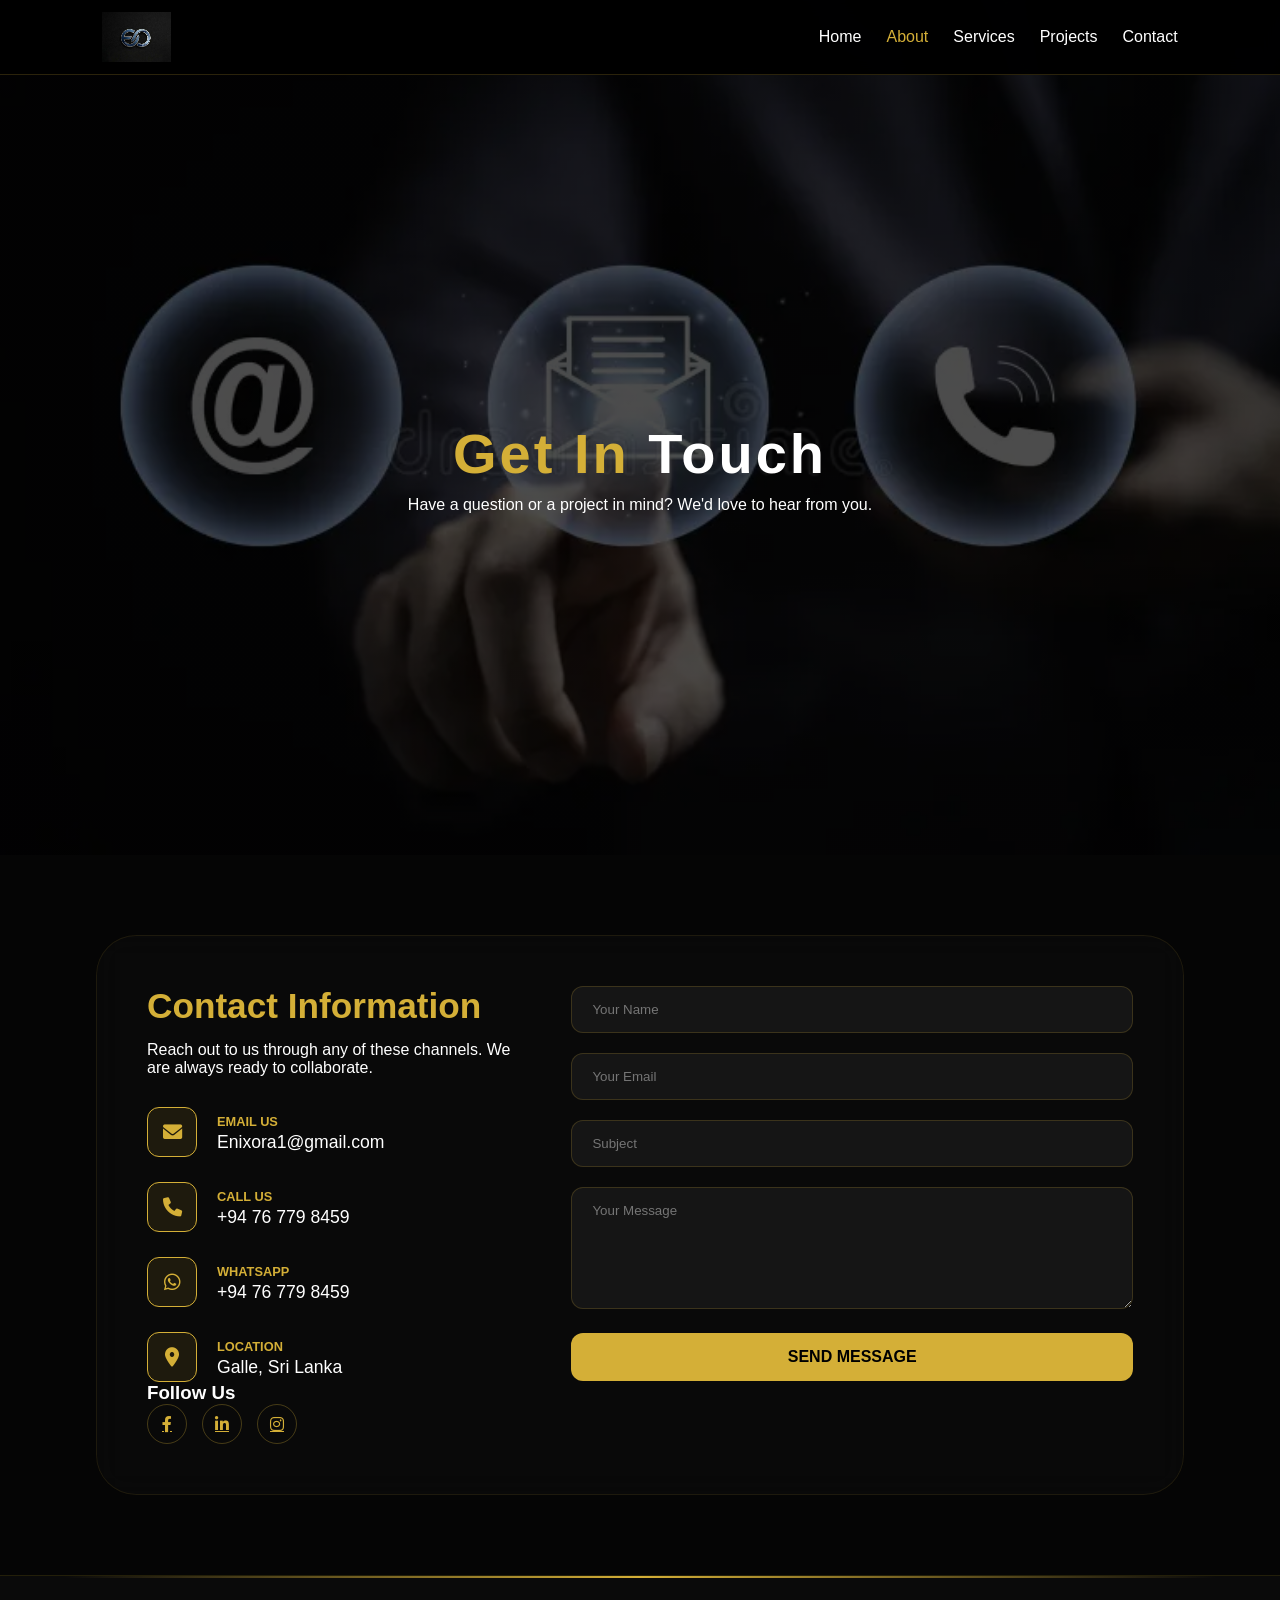
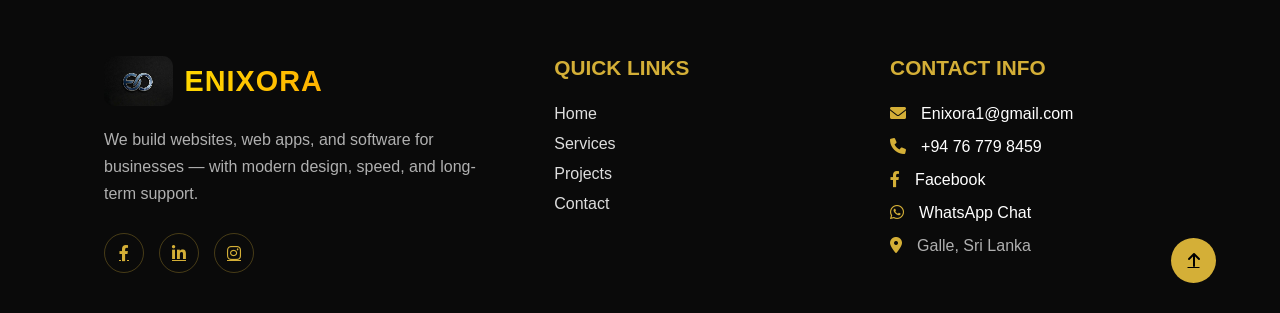
<file: pages/contact.html>
<!DOCTYPE html>
<html lang="en">
<head>
    <meta charset="UTF-8">
    <meta name="viewport" content="width=device-width, initial-scale=1.0">
    <title>Contact Us | ENIXORA</title>
    <link rel="stylesheet" href="/css/contact.css"> 
    <link rel="stylesheet" href="https://cdnjs.cloudflare.com/ajax/libs/font-awesome/6.0.0/css/all.min.css">
</head>
<body>

<nav class="navbar">
    <div class="logo">
        <img src="/images/logo.jpeg" class="nav-logo" alt="ENIXORA">
    </div>
        <div class="hamburger" onclick="toggleMenu()">
            <span></span>
            <span></span>
            <span></span>
        </div>
        <ul class="nav-links">
            <li><a href="/pages/index.html">Home</a></li>
            <li><a href="/pages/about.html" class="active">About</a></li> 
            <li><a href="/pages/service.html">Services</a></li>
            <li><a href="/pages/project.html">Projects</a></li>
            <li><a href="/pages/contact.html">Contact</a></li>
        </ul>
    </nav>

<section class="project-hero">
    <div class="hero-overlay"></div>
    <div class="hero-caption">
        <h1 class="gold-text">Get In <span class="white-text">Touch</span></h1>
        <p>Have a question or a project in mind? We'd love to hear from you.</p>
    </div>
</section>

<section class="contact-main container">
    <div class="contact-wrapper">
        
        <div class="contact-info-side">
            <h2 class="gold-text">Contact Information</h2>
            <p>Reach out to us through any of these channels. We are always ready to collaborate.</p>
            
            <div class="info-details">
                <div class="info-item">
                    <i class="fas fa-envelope"></i>
                    <div>
                        <span>Email Us</span>
                        <p>Enixora1@gmail.com</p>
                    </div>
                </div>
                <div class="info-item">
                    <i class="fas fa-phone"></i>
                    <div>
                        <span>Call Us</span>
                        <p>+94 76 779 8459</p>
                    </div>
                </div>
                <div class="info-item">
                    <i class="fab fa-whatsapp"></i>
                    <div>
                        <span>WhatsApp</span>
                        <p>+94 76 779 8459</p>
                    </div>
                </div>
                <div class="info-item">
                    <i class="fas fa-map-marker-alt"></i>
                    <div>
                        <span>Location</span>
                        <p>Galle, Sri Lanka</p>
                    </div>
                </div>
            </div>

            <div class="social-box">
                <h3>Follow Us</h3>
                <div class="social-icons">
                    <a href="#https://www.facebook.com/share/1KfGqTX2EG/?mibextid=wwXIfr"><i class="fab fa-facebook-f"></i></a>
                    <a href="#"><i class="fab fa-linkedin-in"></i></a>
                    <a href="#"><i class="fab fa-instagram"></i></a>
                </div>
            </div>
        </div>

        <div class="contact-form-side">
            <form action="#" class="contact-form">
                <div class="input-group">
                    <input type="text" placeholder="Your Name" required>
                </div>
                <div class="input-group">
                    <input type="email" placeholder="Your Email" required>
                </div>
                <div class="input-group">
                    <input type="text" placeholder="Subject">
                </div>
                <div class="input-group">
                    <textarea placeholder="Your Message" rows="6" required></textarea>
                </div>
                <button type="submit" class="cta-btn">Send Message</button>
            </form>
        </div>

    </div>
</section>

<footer class="main-footer" id="contact">

    <div class="footer-grid">

        <!-- COLUMN 1 -->
        <div class="footer-col about-col">

            <div class="footer-logo">
                <img src="/images/logo.jpeg" alt="ENIXORA">
                <span class="logo-text">ENIXORA</span>
            </div>

            <p class="about-desc">
                We build websites, web apps, and software for businesses — with modern design, speed, and long-term support.
            </p>

            <div class="social-icons">
                <a href="#https://www.facebook.com/share/1KfGqTX2EG/?mibextid=wwXIfr"><i class="fab fa-facebook-f"></i></a>
                <a href="#"><i class="fab fa-linkedin-in"></i></a>
                <a href="#"><i class="fab fa-instagram"></i></a>
            </div>

        </div>

        <!-- COLUMN 2 -->
        <div class="footer-col">
            <h3>Quick Links</h3>

            <ul class="footer-links">
                <li><a href="/pages/index.html">Home</a></li>
                <li><a href="/pages/service.html">Services</a></li>
                <li><a href="/pages/project.html">Projects</a></li>
                <li><a href="/pages/contact.html">Contact</a></li>
            </ul>
        </div>

        <!-- COLUMN 3 -->
        <div class="footer-col">
            <h3>Contact Info</h3>

            <ul class="contact-details">

                <li>
                    <i class="fas fa-envelope red-icon"></i>
                    <a href="mailto:Enixora1@gmail.com">Enixora1@gmail.com</a>
                </li>

                <li>
                    <i class="fas fa-phone red-icon"></i>
                    <a href="tel:+94767798459">+94 76 779 8459</a>
                </li>
                <li>
                    <i class="fab fa-facebook-f"></i>
                    <a href="https://www.facebook.com/share/1KfGqTX2EG/?mibextid=wwXIfr">Facebook</a>
                </li>

                <li>
                    <i class="fab fa-whatsapp red-icon"></i>
                    <a href="https://wa.me/94767798459">WhatsApp Chat</a>
                </li>

                <li>
                    <i class="fas fa-map-marker-alt red-icon"></i>
                    <span>Galle, Sri Lanka</span>
                </li>

            </ul>
        </div>

    </div>

    <!-- Back to Top -->
    <a href="#" class="back-to-top">
        <i class="fas fa-arrow-up"></i>
    </a>

</footer>
  <script src="/js/script.js"></script>
</body>
</html>
</file>
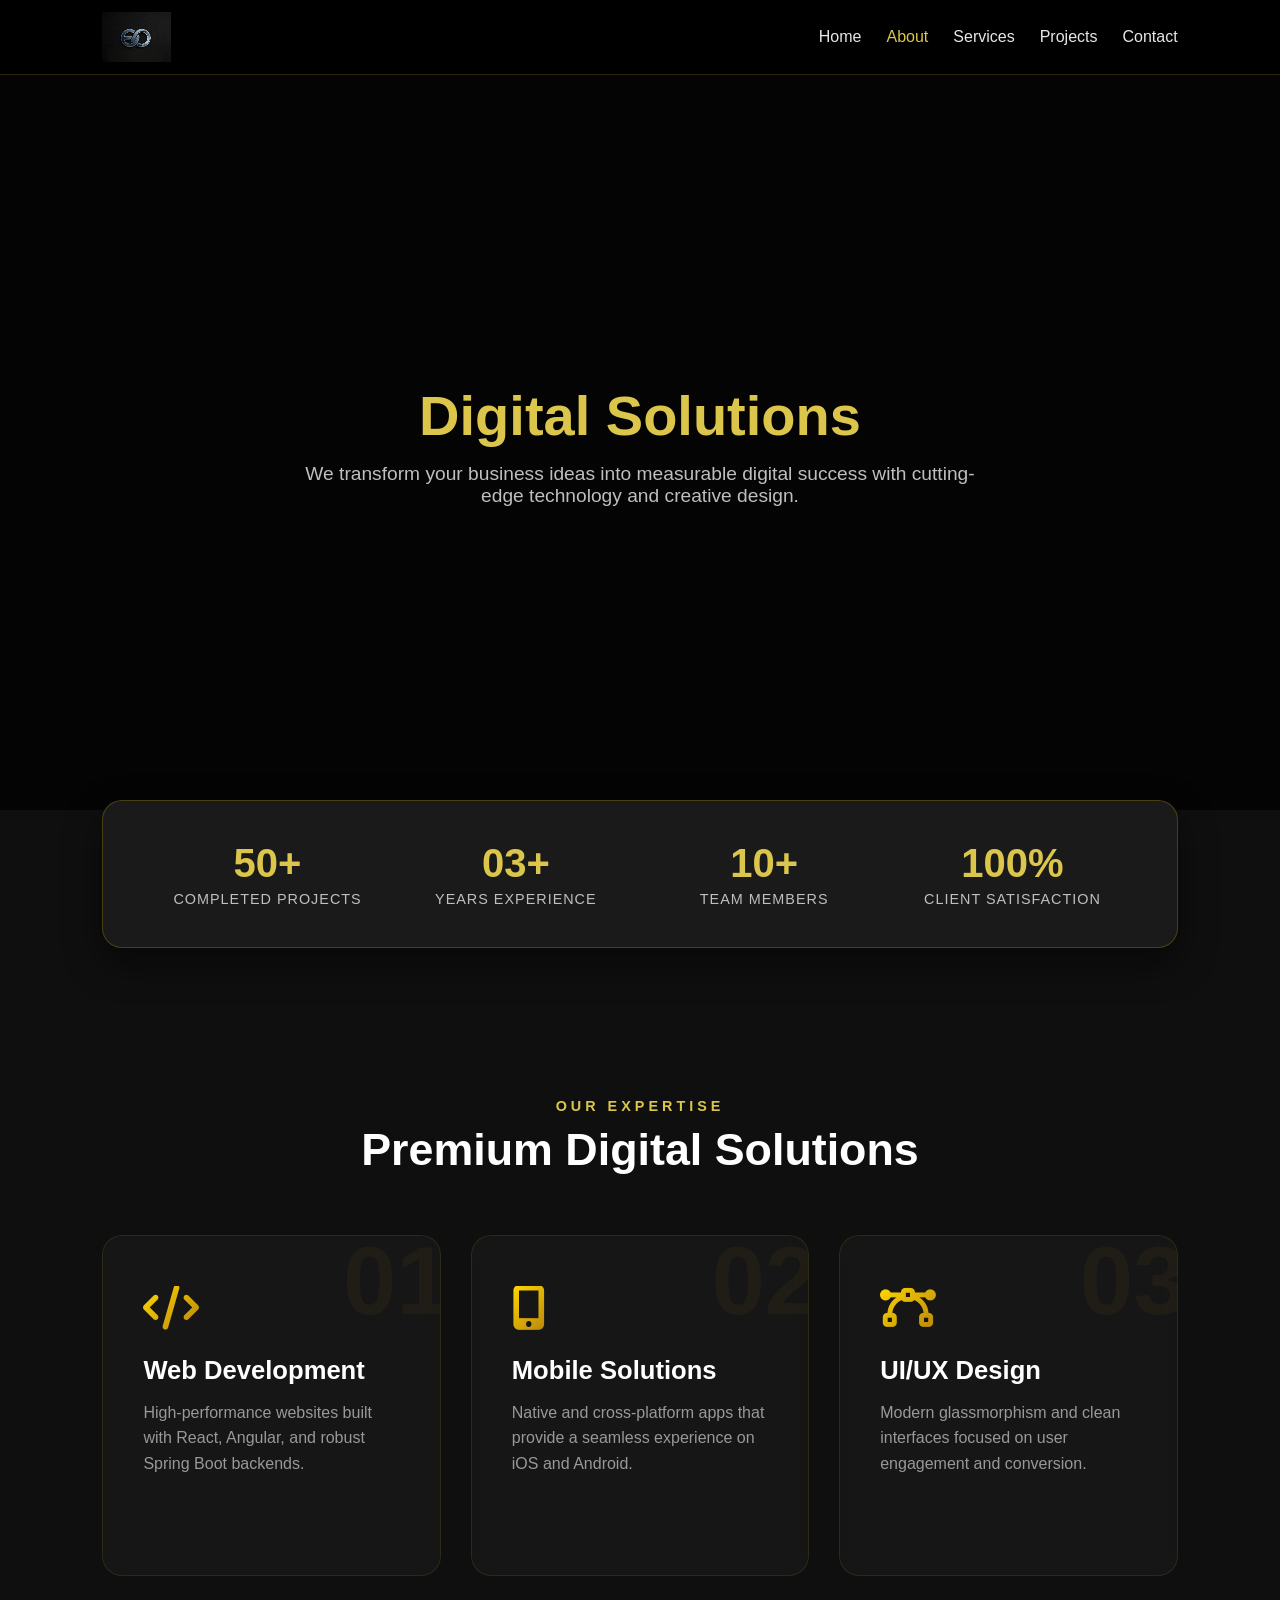
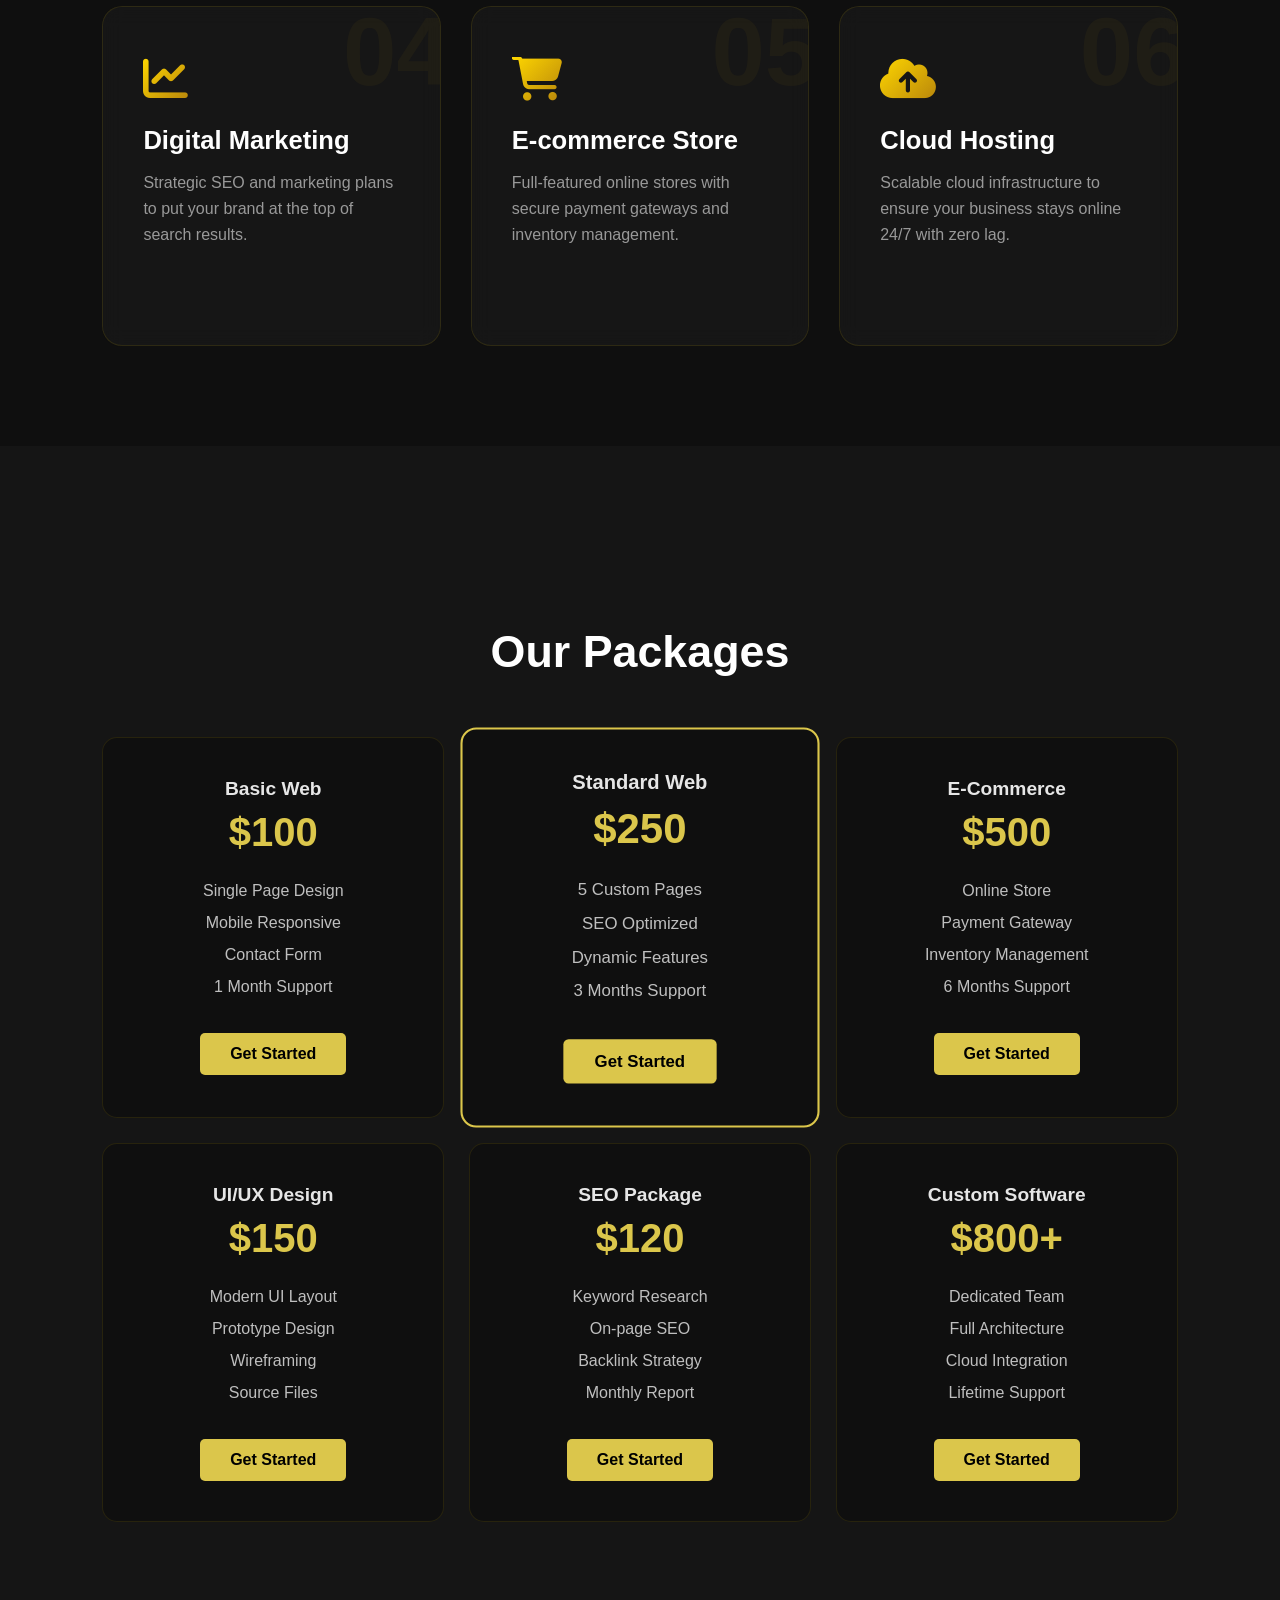
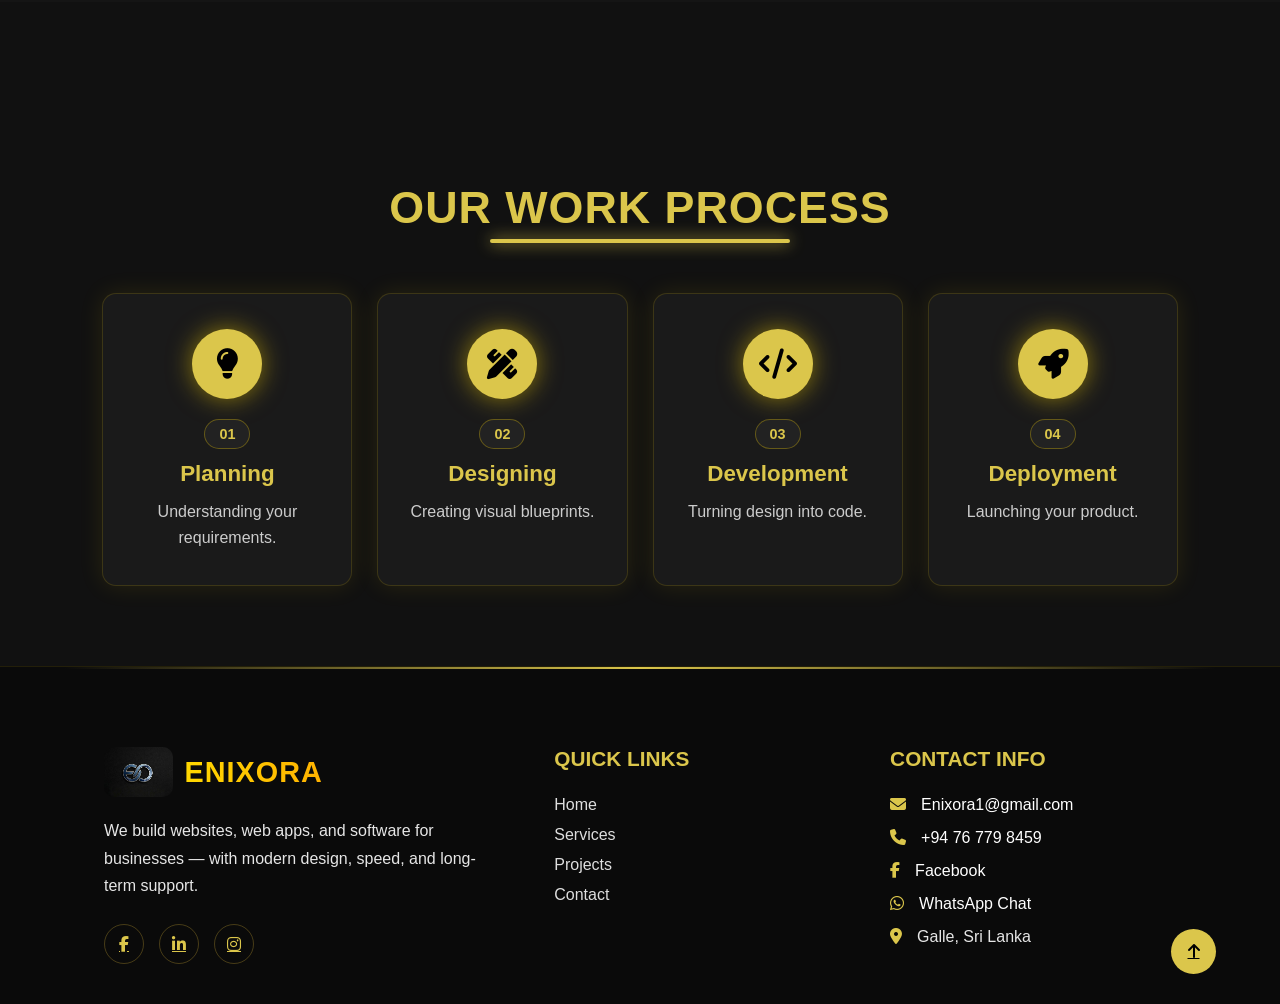
<file: pages/service.html>
<!DOCTYPE html>
<html lang="en">
<head>
    <meta charset="UTF-8">
    <meta name="viewport" content="width=device-width, initial-scale=1.0">
    <title>Services - ENIXORA</title>
        <link rel="stylesheet" href="/css/service.css">
       

    <link rel="stylesheet" href="https://cdnjs.cloudflare.com/ajax/libs/font-awesome/6.4.0/css/all.min.css">
    
</head>
<body>
<nav class="navbar">
    <div class="logo">
        <img src="/images/logo.jpeg" class="nav-logo" alt="ENIXORA">
    </div>
        <div class="hamburger" onclick="toggleMenu()">
            <span></span>
            <span></span>
            <span></span>
        </div>
        <ul class="nav-links">
            <li><a href="/pages/index.html">Home</a></li>
            <li><a href="/pages/about.html" class="active">About</a></li> 
            <li><a href="/pages/service.html">Services</a></li>
            <li><a href="/pages/project.html">Projects</a></li>
            <li><a href="/pages/contact.html">Contact</a></li>
        </ul>
    </nav>

    <header class="service-hero">
        <h1>Digital Solutions</h1>
        <p>We transform your business ideas into measurable digital success with cutting-edge technology and creative design.</p>
    </header>

    <section class="stats-section">
        <div class="stats-container">
            <div class="stat-item">
                <h2>50+</h2>
                <p>Completed Projects</p>
            </div>
            <div class="stat-item">
                <h2>03+</h2>
                <p>Years Experience</p>
            </div>
            <div class="stat-item">
                <h2>10+</h2>
                <p>Team Members</p>
            </div>
            <div class="stat-item">
                <h2>100%</h2>
                <p>Client Satisfaction</p>
            </div>
        </div>
    </section>

   <section class="services-section">
    <div class="section-title">
        <span>OUR EXPERTISE</span>
        <h2>Premium Digital Solutions</h2>
    </div>

    <div class="grid-container">
        <div class="service-card">
            <div class="card-number">01</div>
            <i class="fas fa-code"></i>
            <h3>Web Development</h3>
            <p>High-performance websites built with React, Angular, and robust Spring Boot backends.</p>
            <div class="card-arrow">→</div>
        </div>

        <div class="service-card">
            <div class="card-number">02</div>
            <i class="fas fa-mobile-alt"></i>
            <h3>Mobile Solutions</h3>
            <p>Native and cross-platform apps that provide a seamless experience on iOS and Android.</p>
            <div class="card-arrow">→</div>
        </div>

        <div class="service-card">
            <div class="card-number">03</div>
            <i class="fas fa-bezier-curve"></i>
            <h3>UI/UX Design</h3>
            <p>Modern glassmorphism and clean interfaces focused on user engagement and conversion.</p>
            <div class="card-arrow">→</div>
        </div>

        <div class="service-card">
            <div class="card-number">04</div>
            <i class="fas fa-chart-line"></i>
            <h3>Digital Marketing</h3>
            <p>Strategic SEO and marketing plans to put your brand at the top of search results.</p>
            <div class="card-arrow">→</div>
        </div>

        <div class="service-card">
            <div class="card-number">05</div>
            <i class="fas fa-shopping-cart"></i>
            <h3>E-commerce Store</h3>
            <p>Full-featured online stores with secure payment gateways and inventory management.</p>
            <div class="card-arrow">→</div>
        </div>

        <div class="service-card">
            <div class="card-number">06</div>
            <i class="fas fa-cloud-upload-alt"></i>
            <h3>Cloud Hosting</h3>
            <p>Scalable cloud infrastructure to ensure your business stays online 24/7 with zero lag.</p>
            <div class="card-arrow">→</div>
        </div>
    </div>
</section>

    <section class="pricing-section">
        <div class="section-title">
            <h2>Our Packages</h2>
        </div>
        <div class="pricing-grid">
            <div class="price-card">
                <h4>Basic Web</h4>
                <div class="cost">$100</div>
                <ul>
                    <li>Single Page Design</li>
                    <li>Mobile Responsive</li>
                    <li>Contact Form</li>
                    <li>1 Month Support</li>
                </ul>
                <a href="#" class="price-btn">Get Started</a>
            </div>
            <div class="price-card featured">
                <h4>Standard Web</h4>
                <div class="cost">$250</div>
                <ul>
                    <li>5 Custom Pages</li>
                    <li>SEO Optimized</li>
                    <li>Dynamic Features</li>
                    <li>3 Months Support</li>
                </ul>
                <a href="#" class="price-btn">Get Started</a>
            </div>
            <div class="price-card">
                <h4>E-Commerce</h4>
                <div class="cost">$500</div>
                <ul>
                    <li>Online Store</li>
                    <li>Payment Gateway</li>
                    <li>Inventory Management</li>
                    <li>6 Months Support</li>
                </ul>
                <a href="#" class="price-btn">Get Started</a>
            </div>
            <div class="price-card">
                <h4>UI/UX Design</h4>
                <div class="cost">$150</div>
                <ul>
                    <li>Modern UI Layout</li>
                    <li>Prototype Design</li>
                    <li>Wireframing</li>
                    <li>Source Files</li>
                </ul>
                <a href="#" class="price-btn">Get Started</a>
            </div>
            <div class="price-card">
                <h4>SEO Package</h4>
                <div class="cost">$120</div>
                <ul>
                    <li>Keyword Research</li>
                    <li>On-page SEO</li>
                    <li>Backlink Strategy</li>
                    <li>Monthly Report</li>
                </ul>
                <a href="#" class="price-btn">Get Started</a>
            </div>
            <div class="price-card">
                <h4>Custom Software</h4>
                <div class="cost">$800+</div>
                <ul>
                    <li>Dedicated Team</li>
                    <li>Full Architecture</li>
                    <li>Cloud Integration</li>
                    <li>Lifetime Support</li>
                </ul>
                <a href="#" class="price-btn">Get Started</a>
            </div>
        </div>
    </section>

   <section class="process-section">
    <div class="section-title">
        <h2>Our Work Process</h2>
    </div>

    <div class="process-steps">

        <div class="step">
            <div class="step-icon"><i class="fas fa-lightbulb"></i></div>
            <div class="step-badge">01</div>
            <h3>Planning</h3>
            <p>Understanding your requirements.</p>
        </div>

        <div class="step">
            <div class="step-icon"><i class="fas fa-pencil-ruler"></i></div>
            <div class="step-badge">02</div>
            <h3>Designing</h3>
            <p>Creating visual blueprints.</p>
        </div>

        <div class="step">
            <div class="step-icon"><i class="fas fa-code"></i></div>
            <div class="step-badge">03</div>
            <h3>Development</h3>
            <p>Turning design into code.</p>
        </div>

        <div class="step">
            <div class="step-icon"><i class="fas fa-rocket"></i></div>
            <div class="step-badge">04</div>
            <h3>Deployment</h3>
            <p>Launching your product.</p>
        </div>

    </div>
</section>

    <footer class="main-footer" id="contact">

    <div class="footer-grid">

        <!-- COLUMN 1 -->
        <div class="footer-col about-col">

            <div class="footer-logo">
                <img src="/images/logo.jpeg" alt="ENIXORA">
                <span class="logo-text">ENIXORA</span>
            </div>

            <p class="about-desc">
                We build websites, web apps, and software for businesses — with modern design, speed, and long-term support.
            </p>

            <div class="social-icons">
                <a href="#https://www.facebook.com/share/1KfGqTX2EG/?mibextid=wwXIfr"><i class="fab fa-facebook-f"></i></a>
                <a href="#"><i class="fab fa-linkedin-in"></i></a>
                <a href="#"><i class="fab fa-instagram"></i></a>
            </div>

        </div>

        <!-- COLUMN 2 -->
        <div class="footer-col">
            <h3>Quick Links</h3>

            <ul class="footer-links">
                <li><a href="/pages/index.html">Home</a></li>
                <li><a href="/pages/service.html">Services</a></li>
                <li><a href="/pages/project.html">Projects</a></li>
                <li><a href="/pages/contact.html">Contact</a></li>
            </ul>
        </div>

        <!-- COLUMN 3 -->
        <div class="footer-col">
            <h3>Contact Info</h3>

            <ul class="contact-details">

                <li>
                    <i class="fas fa-envelope red-icon"></i>
                    <a href="mailto:Enixora1@gmail.com">Enixora1@gmail.com</a>
                </li>

                <li>
                    <i class="fas fa-phone red-icon"></i>
                    <a href="tel:+94767798459">+94 76 779 8459</a>
                </li>
                <li>
                    <i class="fab fa-facebook-f"></i>
                    <a href="https://www.facebook.com/share/1KfGqTX2EG/?mibextid=wwXIfr">Facebook</a>
                </li>

                <li>
                    <i class="fab fa-whatsapp red-icon"></i>
                    <a href="https://wa.me/94767798459">WhatsApp Chat</a>
                </li>

                <li>
                    <i class="fas fa-map-marker-alt red-icon"></i>
                    <span>Galle, Sri Lanka</span>
                </li>

            </ul>
        </div>

    </div>

    <!-- Back to Top -->
    <a href="#" class="back-to-top">
        <i class="fas fa-arrow-up"></i>
    </a>

</footer>
  <script src="/js/script.js"></script>
</body>
</html>
</file>
<file: css/contact.css>
/* ===============================
   GLOBAL THEME & RESET
================================*/
:root {
    --bg-black: #050505;
    --card-black: #111111;
    --gold: #d4af37;
    --gold-glow: rgba(212, 175, 55, 0.3);
    --white: #ffffff;
    --light-text: #b0b0b0;
    --transition: 0.4s ease;
}

* {
    margin: 0;
    padding: 0;
    box-sizing: border-box;
    font-family: 'Poppins', sans-serif;
}

body {
    background: var(--bg-black);
    color: var(--white);
    overflow-x: hidden;
}

.container {
    width: 85%;
    max-width: 1200px;
    margin: auto;
}

.gold-text { color: var(--gold); }
.white-text { color: var(--white); }

/* ===============================
   NAVBAR
================================*/
.navbar {
    display: flex;
    justify-content: space-between;
    align-items: center;
    padding: 12px 8%;
    background: rgba(0, 0, 0, 0.95); /* පොඩ්ඩක් තද කළු පාටක් */
    position: fixed;
    width: 100%;
    top: 0;
    z-index: 1000;
    border-bottom: 1px solid rgba(212, 175, 55, 0.2);
    backdrop-filter: blur(10px);
}

.nav-logo { height: 50px; }

.logo-text {
    font-size: 1.6rem;
    color: var(--gold);
    font-weight: 700;
}

.nav-links { list-style: none; display: flex; gap: 25px; }

.nav-links a {
    text-decoration: none;
    color: var(--white); /* මෙතනට 'var(--white)' හෝ '#ffffff' දෙන්න */
    font-size: 1rem;
    gap: 20px;
    font-weight: 500;
    text-transform: capitalize;
    transition: 0.3s ease;
}

.nav-links a:hover, .nav-links .active { color: var(--gold) !important;}

.logo {
    display: flex;
    align-items: center;
    gap: 12px;
}

.logo-text {
    font-size: 1.6rem;
    color: var(--gold);
    font-weight: 800;
    letter-spacing: 1px;
}

.hamburger {
    display: none;
    flex-direction: column;
    cursor: pointer;
}

.hamburger span {
    height: 3px;
    width: 28px;
    background: var(--gold);
    margin: 4px 0;
    transition: 0.4s;
}
.hamburger.open span:nth-child(1) {
    transform: rotate(45deg) translate(5px, 5px);
}

.hamburger.open span:nth-child(2) {
    opacity: 0; /* මැද ඉර අයින් කරනවා */
}

.hamburger.open span:nth-child(3) {
    transform: rotate(-45deg) translate(7px, -7px);
}

/* Mobile Navigation Menu */
@media (max-width: 850px) {
    .nav-links {
        position: fixed;
        top: 0;
        right: -100%;
        height: 100vh;
        width: 250px;
        background: rgba(15, 15, 15, 0.98);
        backdrop-filter: blur(8px);
        display: flex;
        flex-direction: column;
        padding-top: 100px;
        padding-left: 30px;
        gap: 25px;
        transition: 0.4s ease;
        border-left: 1px solid rgba(212, 175, 55, 0.2);
    }

    .nav-links.active { right: 0 !important;}
    .hamburger { display: flex; }
    .nav-links li a {
        font-size: 1.2rem;
        color: var(--gold);
    }
}
/* ===============================
   HERO SECTION
================================*/
.project-hero {
    height: 95vh;
    background: linear-gradient(rgba(0,0,0,0.7), rgba(0,0,0,0.7)), url('/images/contact2.webp') center/cover;
    display: flex;
    justify-content: center;
    align-items: center;
    text-align: center;
    padding-top: 80px;
}

.hero-caption h1 {
    font-size: 3.5rem;
    letter-spacing: 3px;
    margin-bottom: 10px;
}

/* ===============================
   CONTACT SECTION
================================*/
.contact-main {
    padding: 80px 0;
}

.contact-wrapper {
    display: grid;
    grid-template-columns: 1fr 1.5fr;
    gap: 50px;
    background: rgba(255, 255, 255, 0.02);
    padding: 50px;
    border-radius: 40px;
    border: 1px solid rgba(212, 175, 55, 0.1);
    backdrop-filter: blur(15px);
}

.contact-info-side h2 { font-size: 2.2rem; margin-bottom: 15px; }
.info-details { display: flex; flex-direction: column; gap: 25px; margin-top: 30px; }

.info-item { display: flex; align-items: center; gap: 20px; }
.info-item i {
    width: 50px; height: 50px;
    background: rgba(212, 175, 55, 0.1);
    border: 1px solid var(--gold);
    color: var(--gold);
    display: flex; align-items: center; justify-content: center;
    border-radius: 12px; font-size: 1.2rem;
}

.info-item span { color: var(--gold); font-size: 0.8rem; font-weight: 700; text-transform: uppercase; }
.info-item p { font-size: 1.1rem; color: #fff; margin-top: 2px; }

/* Contact Form Side */
.contact-form { display: flex; flex-direction: column; gap: 20px; }
.input-group input, .input-group textarea {
    width: 100%; padding: 15px 20px;
    background: rgba(255, 255, 255, 0.05);
    border: 1px solid rgba(212, 175, 55, 0.2);
    border-radius: 12px; color: #fff;
    outline: none; transition: var(--transition);
}

.input-group input:focus, .input-group textarea:focus {
    border-color: var(--gold);
    box-shadow: 0 0 15px rgba(212, 175, 55, 0.1);
}

.cta-btn {
    background: var(--gold);
    color: #000;
    padding: 15px;
    border: none;
    border-radius: 12px;
    font-weight: 700;
    font-size: 1rem;
    cursor: pointer;
    transition: var(--transition);
    text-transform: uppercase;
}

.cta-btn:hover {
    background: #fff;
    transform: translateY(-3px);
}

/* ===============================
   FOOTER
================================*/
.main-footer {
    background: #0a0a0a;
    padding: 80px 0 40px;
    border-top: 1px solid rgba(255, 215, 0, 0.1);
    position: relative;
}

.main-footer::before {
    content: "";
    position: absolute;
    top: 0; left: 50%;
    transform: translateX(-50%);
    width: 90%; height: 2px;
    background: linear-gradient(to right, transparent, var(--gold), transparent);
}

.footer-grid {
    max-width: 1200px;
    margin: auto;
    padding: 0 5%;
    display: grid;
    grid-template-columns: 1.4fr 1fr 1fr;
    gap: 50px;
}

.footer-col h3 {
    font-size: 1.3rem;
    color: var(--gold);
    margin-bottom: 25px;
    text-transform: uppercase;
}

.footer-logo {
    display: flex;
    align-items: center;
    gap: 12px;
    margin-bottom: 20px;
}

.footer-logo img {
    height: 50px;
    border-radius: 10px;
}

.logo-text {
    font-size: 1.8rem;
    font-weight: 800;
    background: linear-gradient(90deg, #ffd700, #ffb200);
    -webkit-background-clip: text;
    color: transparent;
}

.about-desc {
    color: var(--light-text);
    line-height: 1.7;
    margin-bottom: 25px;
}

.social-icons {
    display: flex;
    gap: 15px;
}

.social-icons a {
    width: 40px; height: 40px;
    border-radius: 50%;
    color: var(--gold);
    border: 1px solid rgba(212, 175, 55, 0.3);
    display: flex;
    align-items: center;
    justify-content: center;
    transition: 0.3s;
}

.social-icons a:hover {
    background: var(--gold);
    color: #000;
    transform: translateY(-5px);
}

.footer-links { list-style: none; }
.footer-links li { margin-bottom: 12px; }
.footer-links a {
    color: #dedede;
    text-decoration: none;
    transition: 0.3s;
}
.footer-links a:hover { color: var(--gold); padding-left: 5px; }

.contact-details { list-style: none; }
.contact-details li {
    display: flex;
    gap: 15px;
    margin-bottom: 15px;
    color: var(--light-text);
}
.contact-details i { color: var(--gold); }
.contact-details a { color: #fff; text-decoration: none; }

.back-to-top {
    position: absolute;
    bottom: 30px;
    right: 5%;
    width: 45px; height: 45px;
    background: var(--gold);
    color: #000;
    border-radius: 50%;
    display: flex;
    align-items: center;
    justify-content: center;
    transition: 0.3s;
}

.back-to-top:hover { transform: scale(1.1); box-shadow: 0 0 20px var(--gold); }

/* ===============================
   RESPONSIVE
================================*/
@media (max-width: 992px) {
    .footer-grid { grid-template-columns: 1fr; text-align: center; }
    .footer-logo, .social-icons, .contact-details li { justify-content: center; }
    .hero-caption h1 { font-size: 2.5rem; }
    .project-stats { flex-direction: column; gap: 30px; padding: 40px 0; }
}
</file>
<file: css/service.css>
:root {
            --gold: #dbc64b;
            --dark-bg: #0f0f0f;
            --card-bg: #1a1a1a;
            --light-text: #e6e6e6;
            --gray-text: #bfbfbf;
        }

        * { margin: 0; padding: 0; box-sizing: border-box; font-family: 'Segoe UI', Tahoma, Geneva, Verdana, sans-serif; }
        body { background-color: var(--dark-bg); color: var(--light-text); overflow-x: hidden; }

        /* --- NAVBAR (As provided by you) --- */
       .navbar {
    display: flex;
    justify-content: space-between;
    align-items: center;
    padding: 12px 8%;
    background: rgba(0, 0, 0, 0.95); /* පොඩ්ඩක් තද කළු පාටක් */
    position: fixed;
    width: 100%;
    top: 0;
    z-index: 1000;
    border-bottom: 1px solid rgba(212, 175, 55, 0.2);
    backdrop-filter: blur(10px);
}

.nav-logo { height: 50px; }

.logo-text {
    font-size: 1.6rem;
    color: var(--gold);
    font-weight: 700;
}

.nav-links { list-style: none; display: flex; gap: 25px; }

.nav-links a {
    text-decoration: none;
    color: var(--white); /* මෙතනට 'var(--white)' හෝ '#ffffff' දෙන්න */
    font-size: 1rem;
    gap: 20px;
    font-weight: 500;
    text-transform: capitalize;
    transition: 0.3s ease;
}

.nav-links a:hover, .nav-links .active { color: var(--gold) !important;}

.logo {
    display: flex;
    align-items: center;
    gap: 12px;
}

.logo-text {
    font-size: 1.6rem;
    color: var(--gold);
    font-weight: 800;
    letter-spacing: 1px;
}

.hamburger {
    display: none;
    flex-direction: column;
    cursor: pointer;
}

.hamburger span {
    height: 3px;
    width: 28px;
    background: var(--gold);
    margin: 4px 0;
    transition: 0.4s;
}
.hamburger.open span:nth-child(1) {
    transform: rotate(45deg) translate(5px, 5px);
}

.hamburger.open span:nth-child(2) {
    opacity: 0; /* මැද ඉර අයින් කරනවා */
}

.hamburger.open span:nth-child(3) {
    transform: rotate(-45deg) translate(7px, -7px);
}

/* Mobile Navigation Menu */
@media (max-width: 850px) {
    .nav-links {
        position: fixed;
        top: 0;
        right: -100%;
        height: 100vh;
        width: 250px;
        background: rgba(15, 15, 15, 0.98);
        backdrop-filter: blur(8px);
        display: flex;
        flex-direction: column;
        padding-top: 100px;
        padding-left: 30px;
        gap: 25px;
        transition: 0.4s ease;
        border-left: 1px solid rgba(212, 175, 55, 0.2);
    }

    .nav-links.active { right: 0 !important;}
    .hamburger { display: flex; }
    .nav-links li a {
        font-size: 1.2rem;
        color: var(--gold);
    }
}

        /* --- 1. HERO SECTION --- */
        .service-hero {
            height: 90vh;
            background: linear-gradient(rgba(0,0,0,0.7), rgba(0,0,0,0.7)), 
                        url('https://images.unsplash.com/photo-1451187580459-43490279c0fa?q=80&w=2072') no-repeat center center/cover;
            display: flex; flex-direction: column; justify-content: center; align-items: center;
            text-align: center; padding-top: 80px;
        }
        .service-hero h1 { font-size: 3.5rem; color: var(--gold); margin-bottom: 15px; }
        .service-hero p { max-width: 700px; font-size: 1.2rem; color: var(--gray-text); }

        /* --- 2. STATS CARD SECTION --- */
        .stats-section { padding: 50px 8%; margin-top: -60px; }
        .stats-container {
            background: var(--card-bg);
            display: grid; grid-template-columns: repeat(4, 1fr);
            padding: 40px; border-radius: 20px;
            border: 1px solid rgba(255, 215, 0, 0.2);
            box-shadow: 0 15px 35px rgba(0,0,0,0.5);
            text-align: center;
        }
        .stat-item h2 { color: var(--gold); font-size: 2.5rem; margin-bottom: 5px; }
        .stat-item p { font-size: 0.9rem; text-transform: uppercase; letter-spacing: 1px; color: var(--gray-text); }

        /* --- 3. DIGITAL SOLUTIONS (SERVICES) --- */
       /* --- SECTION TITLE --- */
.section-title {
    text-align: center;
    margin: 100px 0 60px;
}

.section-title span {
    color: var(--gold);
    font-size: 0.9rem;
    letter-spacing: 4px;
    font-weight: 600;
    display: block;
    margin-bottom: 10px;
}

.section-title h2 {
    font-size: 2.8rem;
    color: #fff;
    position: relative;
    display: inline-block;
}

/* --- GRID SYSTEM --- */
.grid-container {
    display: grid;
    grid-template-columns: repeat(auto-fit, minmax(320px, 1fr));
    gap: 30px;
    padding: 0 8% 100px;
}

/* --- PREMIUM SERVICE CARD --- */
.service-card {
    background: rgba(255, 255, 255, 0.03); /* Glass effect background */
    backdrop-filter: blur(10px);
    border: 1px solid rgba(255, 215, 0, 0.1);
    padding: 50px 40px;
    border-radius: 20px;
    position: relative;
    overflow: hidden;
    transition: all 0.5s cubic-bezier(0.23, 1, 0.32, 1);
    cursor: pointer;
}

/* Background number effect */
.card-number {
    position: absolute;
    top: -10px;
    right: -10px;
    font-size: 6rem;
    font-weight: 900;
    color: rgba(255, 215, 0, 0.04); /* Very subtle gold number */
    transition: 0.5s;
}

.service-card i {
    font-size: 2.8rem;
    background: linear-gradient(135deg, #ffd700, #b8860b);
    -webkit-background-clip: text;
    -webkit-text-fill-color: transparent;
    margin-bottom: 25px;
    display: inline-block;
    transition: 0.5s;
}

.service-card h3 {
    font-size: 1.6rem;
    color: #fff;
    margin-bottom: 15px;
    z-index: 2;
}

.service-card p {
    color: #999;
    font-size: 1rem;
    line-height: 1.6;
    margin-bottom: 20px;
    transition: 0.5s;
}

.card-arrow {
    font-size: 1.5rem;
    color: var(--gold);
    opacity: 0;
    transform: translateX(-20px);
    transition: 0.4s;
}

/* --- HOVER EFFECTS --- */
.service-card:hover {
    background: rgba(255, 215, 0, 0.05);
    border-color: rgba(255, 215, 0, 0.4);
    transform: translateY(-10px);
    box-shadow: 0 20px 40px rgba(0, 0, 0, 0.4), 
                inset 0 0 20px rgba(255, 215, 0, 0.05);
}

.service-card:hover i {
    transform: scale(1.1) rotate(-5deg);
}

.service-card:hover .card-number {
    color: rgba(255, 215, 0, 0.08);
    transform: translateY(20px);
}

.service-card:hover p {
    color: #eee;
}

.service-card:hover .card-arrow {
    opacity: 1;
    transform: translateX(0);
}

/* Responsive adjust */
@media (max-width: 768px) {
    .section-title h2 { font-size: 2rem; }
    .grid-container { padding: 0 5% 60px; }
}

        /* --- 4. PRICING PACKAGES --- */
        .pricing-section { background: #151515; padding: 80px 8%; }
        .pricing-grid { display: grid; grid-template-columns: repeat(3, 1fr); gap: 25px; }
        .price-card {
            background: var(--dark-bg); padding: 40px; border-radius: 15px;
            text-align: center; border: 1px solid rgba(255, 215, 0, 0.1);
            transition: 0.3s;
        }
        .price-card.featured { border: 2px solid var(--gold); transform: scale(1.05); }
        .price-card h4 { font-size: 1.2rem; margin-bottom: 10px; }
        .price-card .cost { font-size: 2.5rem; color: var(--gold); font-weight: bold; margin-bottom: 20px; }
        .price-card ul { list-style: none; margin-bottom: 30px; color: var(--gray-text); line-height: 2; }
        .price-btn {
            display: inline-block; padding: 12px 30px; background: var(--gold);
            color: #000; text-decoration: none; font-weight: bold; border-radius: 5px;
        }

        /* --- 5. WORK PROCESS --- */
       .process-section {
    padding: 80px 8%;
    text-align: center;
    background: #111;
}

.process-section .section-title h2 {
    font-size: 2.8rem;
    color: var(--gold);
    letter-spacing: 1px;
    text-transform: uppercase;
    position: relative;
    display: inline-block;
}

.process-section .section-title h2::after {
    content: "";
    width: 60%;
    height: 4px;
    background: var(--gold);
    position: absolute;
    bottom: -10px;
    left: 20%;
    border-radius: 10px;
    box-shadow: 0 0 15px var(--gold);
}

.process-steps {
    display: grid;
    grid-template-columns: repeat(4, 1fr);
    gap: 25px;
    margin-top: 50px;
}

.step {
    background: #1a1a1a;
    padding: 35px 25px;
    border-radius: 14px;
    box-shadow: 0 0 25px rgba(255, 215, 0, 0.1);
    transition: 0.35s ease;
    border: 1px solid rgba(255, 215, 0, 0.15);
    position: relative;
}

/* Hover Card Glow */
.step:hover {
    transform: translateY(-10px);
    box-shadow: 0 0 45px rgba(255, 215, 0, 0.35);
    border-color: var(--gold);
}

/* Gold Circle Number */
.step-num {
    width: 65px;
    height: 65px;
    background: var(--gold);
    color: #000;
    border-radius: 50%;
    display: flex;
    align-items: center;
    justify-content: center;
    font-weight: 700;
    font-size: 1.3rem;
    margin: 0 auto 20px;
    box-shadow: 0 0 20px rgba(255, 215, 0, 0.5);
    transition: 0.3s ease;
}

/* Hover Number Pop */
.step:hover .step-num {
    transform: scale(1.15);
    box-shadow: 0 0 35px rgba(255, 215, 0, 0.8);
}

.step h3 {
    font-size: 1.4rem;
    color: var(--gold);
    margin-bottom: 12px;
}

.step p {
    color: #ccc;
    font-size: 1rem;
    line-height: 1.6;
}
/* GOLD ICON CIRCLE */
.step-icon {
    width: 70px;
    height: 70px;
    background: var(--gold);
    color: #000;
    border-radius: 50%;
    font-size: 1.9rem;
    display: flex;
    align-items: center;
    justify-content: center;
    margin: 0 auto 20px;
    box-shadow: 0 0 25px rgba(255,215,0,0.5);
    transition: 0.3s ease;
}

/* On hover icon pop */
.step:hover .step-icon {
    transform: scale(1.15);
    box-shadow: 0 0 40px rgba(255,215,0,0.9);
}

/* SMALL NUMBER BADGE */
.step-badge {
    background: #222;
    padding: 6px 14px;
    border-radius: 50px;
    color: var(--gold);
    font-weight: 700;
    font-size: 0.9rem;
    width: fit-content;
    margin: 0 auto 12px;
    border: 1px solid rgba(255,215,0,0.3);
}

/* Responsive */
@media (max-width: 900px) {
    .process-steps {
        grid-template-columns: repeat(2, 1fr);
    }
}
@media (max-width: 600px) {
    .process-steps {
        grid-template-columns: 1fr;
    }
}

        /* --- FOOTER (As provided by you) --- */
        .main-footer {
    background: #0a0a0a;
    padding: 80px 0 40px;
    border-top: 1px solid rgba(255, 215, 0, 0.1);
    position: relative;
}

.main-footer::before {
    content: "";
    position: absolute;
    top: 0; left: 50%;
    transform: translateX(-50%);
    width: 90%; height: 2px;
    background: linear-gradient(to right, transparent, var(--gold), transparent);
}

.footer-grid {
    max-width: 1200px;
    margin: auto;
    padding: 0 5%;
    display: grid;
    grid-template-columns: 1.4fr 1fr 1fr;
    gap: 50px;
}

.footer-col h3 {
    font-size: 1.3rem;
    color: var(--gold);
    margin-bottom: 25px;
    text-transform: uppercase;
}

.footer-logo {
    display: flex;
    align-items: center;
    gap: 12px;
    margin-bottom: 20px;
}

.footer-logo img {
    height: 50px;
    border-radius: 10px;
}

.logo-text {
    font-size: 1.8rem;
    font-weight: 800;
    background: linear-gradient(90deg, #ffd700, #ffb200);
    -webkit-background-clip: text;
    color: transparent;
}

.about-desc {
    color: var(--light-text);
    line-height: 1.7;
    margin-bottom: 25px;
}

.social-icons {
    display: flex;
    gap: 15px;
}

.social-icons a {
    width: 40px; height: 40px;
    border-radius: 50%;
    color: var(--gold);
    border: 1px solid rgba(212, 175, 55, 0.3);
    display: flex;
    align-items: center;
    justify-content: center;
    transition: 0.3s;
}

.social-icons a:hover {
    background: var(--gold);
    color: #000;
    transform: translateY(-5px);
}

.footer-links { list-style: none; }
.footer-links li { margin-bottom: 12px; }
.footer-links a {
    color: #dedede;
    text-decoration: none;
    transition: 0.3s;
}
.footer-links a:hover { color: var(--gold); padding-left: 5px; }

.contact-details { list-style: none; }
.contact-details li {
    display: flex;
    gap: 15px;
    margin-bottom: 15px;
    color: var(--light-text);
}
.contact-details i { color: var(--gold); }
.contact-details a { color: #fff; text-decoration: none; }

.back-to-top {
    position: absolute;
    bottom: 30px;
    right: 5%;
    width: 45px; height: 45px;
    background: var(--gold);
    color: #000;
    border-radius: 50%;
    display: flex;
    align-items: center;
    justify-content: center;
    transition: 0.3s;
}

.back-to-top:hover { transform: scale(1.1); box-shadow: 0 0 20px var(--gold); }

/* ===============================
   RESPONSIVE
================================*/
@media (max-width: 992px) {
    .footer-grid { grid-template-columns: 1fr; text-align: center; }
    .footer-logo, .social-icons, .contact-details li { justify-content: center; }
    .hero-caption h1 { font-size: 2.5rem; }
    .project-stats { flex-direction: column; gap: 30px; padding: 40px 0; }
}
</file>
